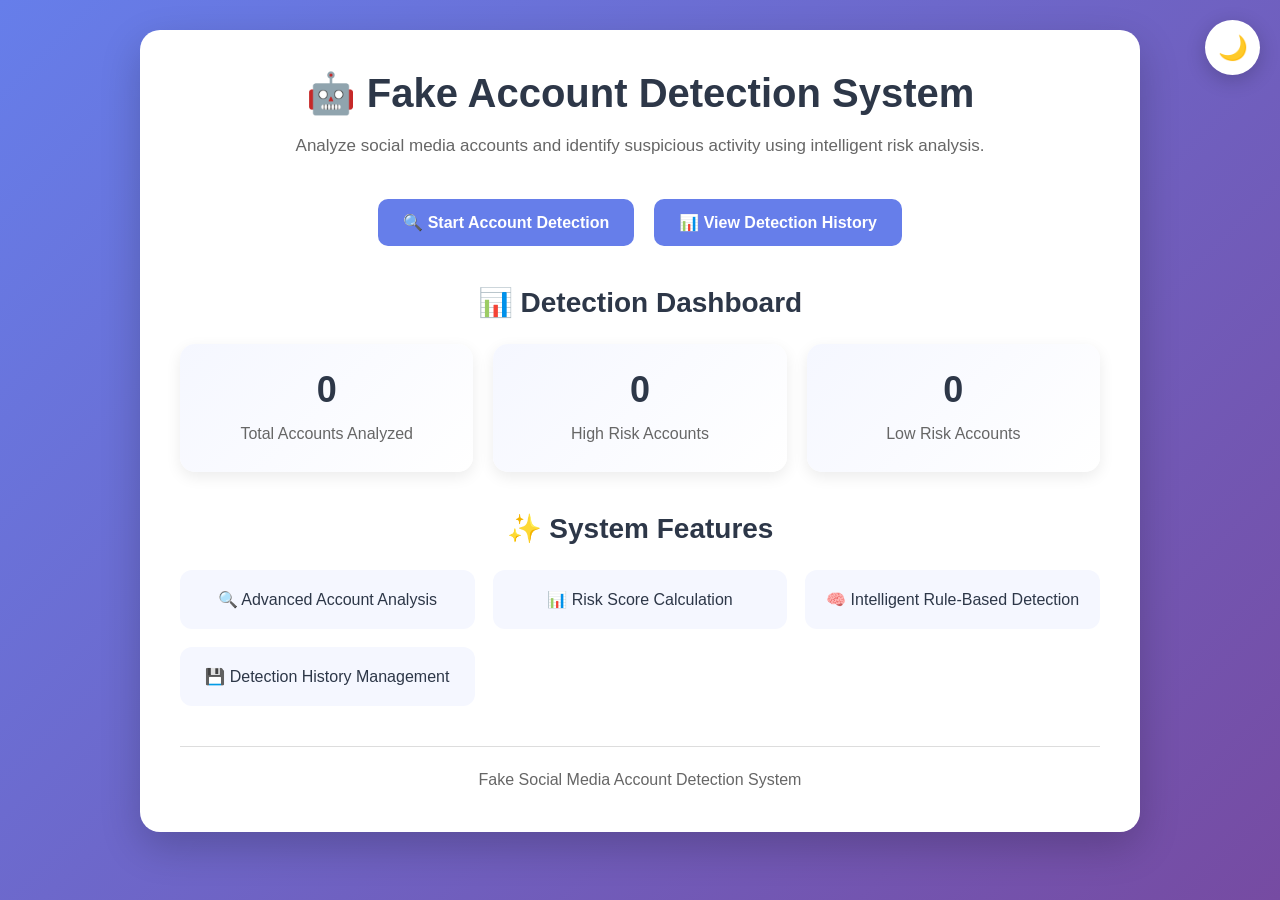
<file: FAD System/index.html>
<!DOCTYPE html>
<html lang="en">

<head>

    <meta charset="UTF-8">

    <meta name="viewport" content="width=device-width, initial-scale=1.0">

    <title>Fake Account Detection System</title>

    <link rel="stylesheet" href="style.css">

</head>


<body>

    <!-- THEME TOGGLE BUTTON -->

<button id="themeToggle" class="theme-toggle">

    🌙

</button>

    <div class="container home-container">


        <!-- PROJECT HEADER -->

        <div class="home-header">

            <h1>🤖 Fake Account Detection System</h1>

            <p>
                Analyze social media accounts and identify suspicious activity
                using intelligent risk analysis.
            </p>

        </div>


        <!-- MAIN ACTION BUTTONS -->

        <div class="home-buttons">

            <button id="startBtn">

                🔍 Start Account Detection

            </button>


            <button id="viewHistoryBtn">

                📊 View Detection History

            </button>

        </div>


        <!-- DASHBOARD STATISTICS -->

        <div class="dashboard-section">

            <h2>📊 Detection Dashboard</h2>


            <div class="dashboard-stats">


                <!-- TOTAL ACCOUNTS -->

                <div class="stat-card">

                    <h3 id="totalAccounts">

                        0

                    </h3>

                    <p>

                        Total Accounts Analyzed

                    </p>

                </div>


                <!-- HIGH RISK -->

                <div class="stat-card">

                    <h3 id="highRiskAccounts">

                        0

                    </h3>

                    <p>

                        High Risk Accounts

                    </p>

                </div>


                <!-- LOW RISK -->

                <div class="stat-card">

                    <h3 id="lowRiskAccounts">

                        0

                    </h3>

                    <p>

                        Low Risk Accounts

                    </p>

                </div>


            </div>

        </div>


        <!-- PROJECT FEATURES -->

        <div class="features-section">

            <h2>✨ System Features</h2>

            <div class="features-list">

                <div class="feature-item">

                    🔍 Advanced Account Analysis

                </div>

                <div class="feature-item">

                    📊 Risk Score Calculation

                </div>

                <div class="feature-item">

                    🧠 Intelligent Rule-Based Detection

                </div>

                <div class="feature-item">

                    💾 Detection History Management

                </div>

            </div>

        </div>


        <!-- FOOTER -->

        <div class="home-footer">

            <p>

                Fake Social Media Account Detection System

            </p>

        </div>


    </div>


    <script src="script.js"></script>

</body>

</html>
</file>
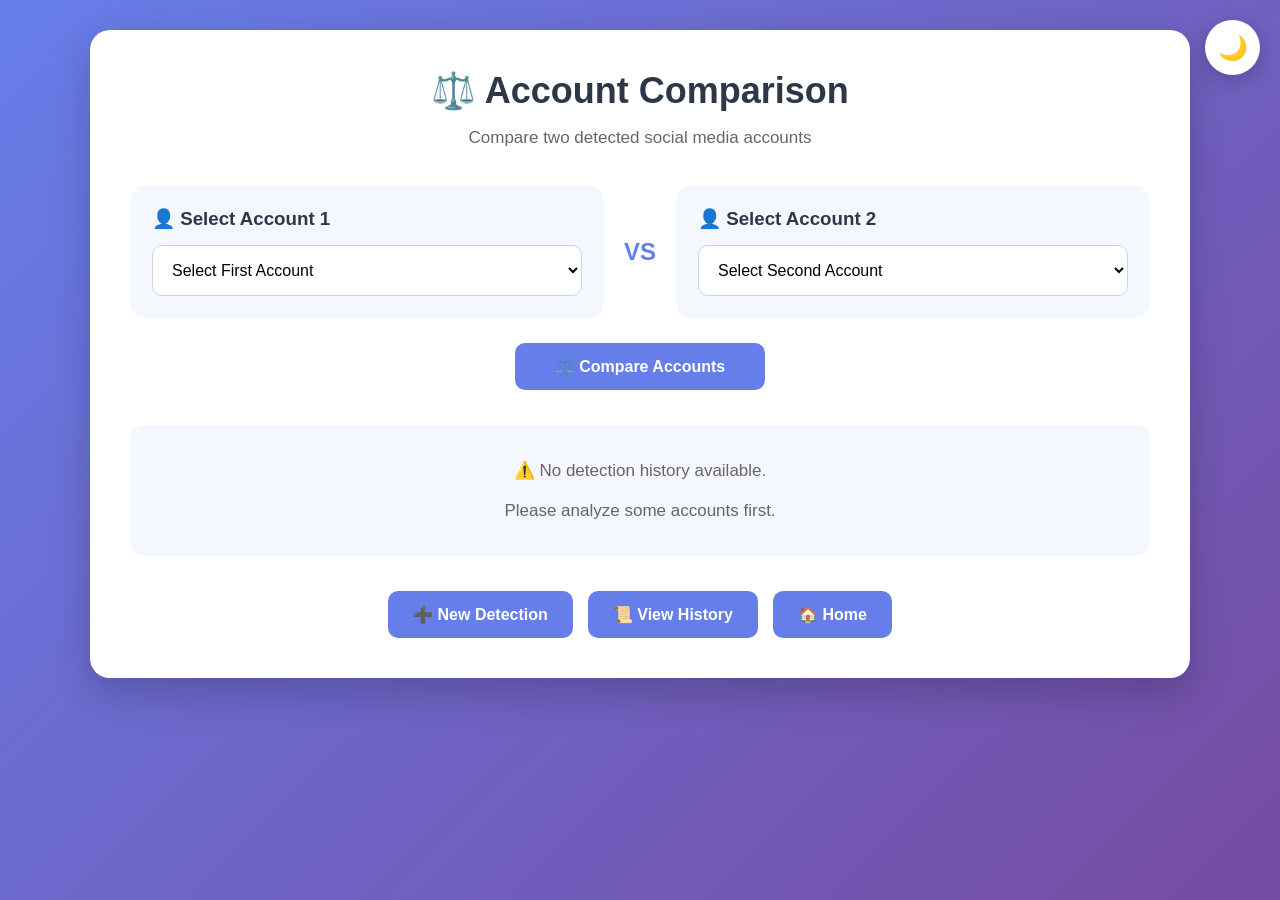
<file: FAD System/compare.html>
<!DOCTYPE html>
<html lang="en">

<head>

    <meta charset="UTF-8">

    <meta name="viewport" content="width=device-width, initial-scale=1.0">

    <title>Compare Accounts</title>

    <link rel="stylesheet" href="style.css">

</head>


<body>


    <!-- THEME TOGGLE -->

    <button id="themeToggle" class="theme-toggle">
        🌙
    </button>


    <div class="container compare-container">


        <!-- HEADER -->

        <div class="compare-header">

            <h1>
                ⚖️ Account Comparison
            </h1>

            <p>
                Compare two detected social media accounts
            </p>

        </div>


        <!-- ACCOUNT SELECTION -->

        <div class="compare-selection">


            <div class="select-account-card">

                <h3>
                    👤 Select Account 1
                </h3>

                <select id="compareAccount1">

                    <option value="">
                        Select First Account
                    </option>

                </select>

            </div>


            <div class="compare-vs">

                VS

            </div>


            <div class="select-account-card">

                <h3>
                    👤 Select Account 2
                </h3>

                <select id="compareAccount2">

                    <option value="">
                        Select Second Account
                    </option>

                </select>

            </div>


        </div>


        <!-- COMPARE BUTTON -->

        <div class="compare-button-container">

            <button id="compareBtn">

                ⚖️ Compare Accounts

            </button>

        </div>


        <!-- COMPARISON RESULT -->

        <div
            id="comparisonResult"
            class="comparison-result"
        >

            <div class="comparison-placeholder">

                🔍 Select two accounts and click Compare.

            </div>

        </div>


        <!-- NAVIGATION BUTTONS -->

        <div class="compare-navigation">

            <button id="compareNewDetectionBtn">

                ➕ New Detection

            </button>


            <button id="compareHistoryBtn">

                📜 View History

            </button>


            <button id="compareHomeBtn">

                🏠 Home

            </button>

        </div>


    </div>


    <script src="script.js"></script>

</body>

</html>
</file>
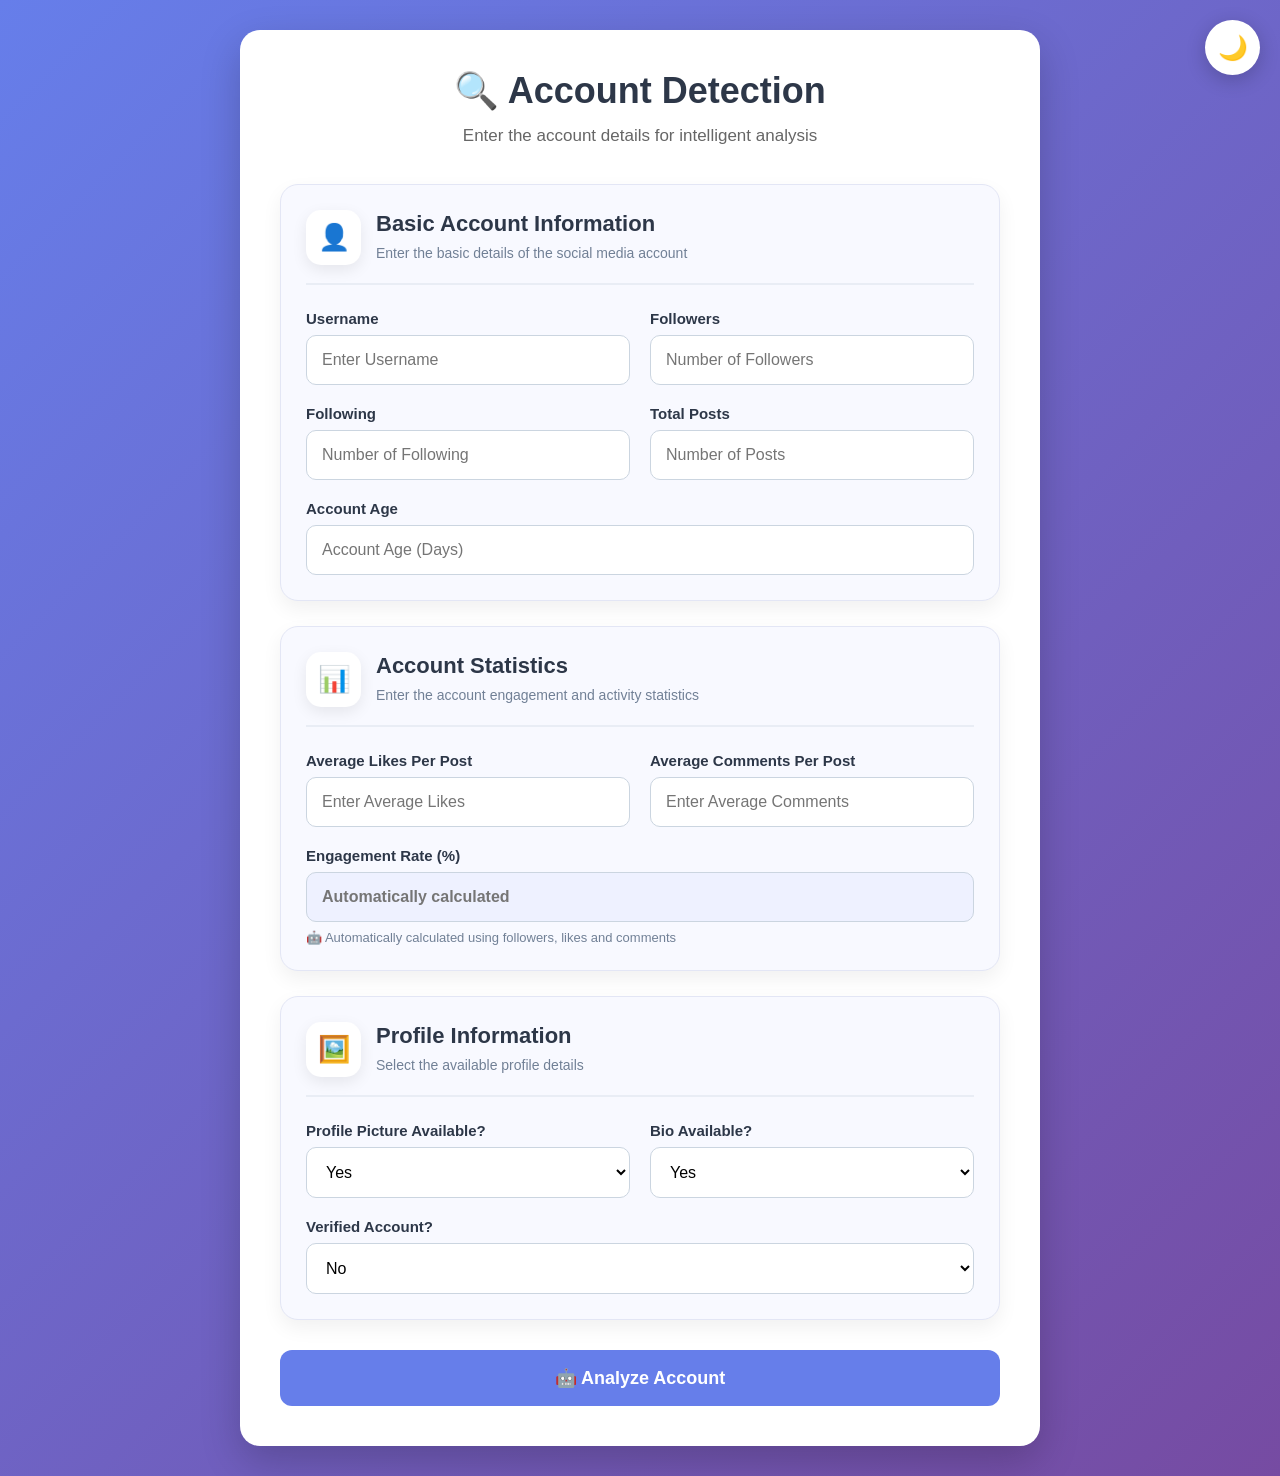
<file: FAD System/detect.html>
<!DOCTYPE html>
<html lang="en">

<head>

    <meta charset="UTF-8">

    <meta name="viewport" content="width=device-width, initial-scale=1.0">

    <title>Account Detection</title>

    <link rel="stylesheet" href="style.css">

</head>


<body class="detection-page">

    <!-- THEME TOGGLE BUTTON -->

<button id="themeToggle" class="theme-toggle">

    🌙

</button>

    <div class="container detection-container">


        <!-- ==========================================
             PAGE HEADER
        =========================================== -->

        <div class="detection-header">

            <h1>🔍 Account Detection</h1>

            <p>
                Enter the account details for intelligent analysis
            </p>

        </div>


        <!-- ==========================================
             DETECTION FORM
        =========================================== -->

        <form id="detectionForm">


            <!-- ==========================================
                 BASIC ACCOUNT INFORMATION
            =========================================== -->

            <div class="form-card">

                <div class="form-card-header">

                    <div class="section-icon">
                        👤
                    </div>

                    <div>

                        <h2>
                            Basic Account Information
                        </h2>

                        <p>
                            Enter the basic details of the social media account
                        </p>

                    </div>

                </div>


                <div class="form-grid">


                    <!-- USERNAME -->

                    <div class="input-group">

                        <label>
                            Username
                        </label>

                        <input
                            type="text"
                            id="username"
                            placeholder="Enter Username"
                            required
                        >

                    </div>


                    <!-- FOLLOWERS -->

                    <div class="input-group">

                        <label>
                            Followers
                        </label>

                        <input
                            type="number"
                            id="followers"
                            placeholder="Number of Followers"
                            min="0"
                            required
                        >

                    </div>


                    <!-- FOLLOWING -->

                    <div class="input-group">

                        <label>
                            Following
                        </label>

                        <input
                            type="number"
                            id="following"
                            placeholder="Number of Following"
                            min="0"
                            required
                        >

                    </div>


                    <!-- POSTS -->

                    <div class="input-group">

                        <label>
                            Total Posts
                        </label>

                        <input
                            type="number"
                            id="posts"
                            placeholder="Number of Posts"
                            min="0"
                            required
                        >

                    </div>


                    <!-- ACCOUNT AGE -->

                    <div class="input-group full-width">

                        <label>
                            Account Age
                        </label>

                        <input
                            type="number"
                            id="accountAge"
                            placeholder="Account Age (Days)"
                            min="0"
                            required
                        >

                    </div>


                </div>

            </div>


            <!-- ==========================================
                 ACCOUNT STATISTICS
            =========================================== -->

            <div class="form-card">

                <div class="form-card-header">

                    <div class="section-icon">
                        📊
                    </div>

                    <div>

                        <h2>
                            Account Statistics
                        </h2>

                        <p>
                            Enter the account engagement and activity statistics
                        </p>

                    </div>

                </div>


                <div class="form-grid">


                    <!-- AVERAGE LIKES -->

                    <div class="input-group">

                        <label>
                            Average Likes Per Post
                        </label>

                        <input
                            type="number"
                            id="averageLikes"
                            placeholder="Enter Average Likes"
                            min="0"
                            required
                        >

                    </div>


                    <!-- AVERAGE COMMENTS -->

                    <div class="input-group">

                        <label>
                            Average Comments Per Post
                        </label>

                        <input
                            type="number"
                            id="averageComments"
                            placeholder="Enter Average Comments"
                            min="0"
                            required
                        >

                    </div>


                    <!-- ENGAGEMENT -->

                    <div class="input-group full-width">

                        <label>
                            Engagement Rate (%)
                        </label>

                        <input
                            type="text"
                            id="engagement"
                            placeholder="Automatically calculated"
                            readonly
                        >

                        <small class="auto-calculate-text">
                            🤖 Automatically calculated using followers, likes and comments
                        </small>

                    </div>


                </div>

            </div>


            <!-- ==========================================
                 PROFILE INFORMATION
            =========================================== -->

            <div class="form-card">

                <div class="form-card-header">

                    <div class="section-icon">
                        🖼️
                    </div>

                    <div>

                        <h2>
                            Profile Information
                        </h2>

                        <p>
                            Select the available profile details
                        </p>

                    </div>

                </div>


                <div class="form-grid">


                    <!-- PROFILE PICTURE -->

                    <div class="input-group">

                        <label>
                            Profile Picture Available?
                        </label>

                        <select id="profilePicture">

                            <option value="yes">
                                Yes
                            </option>

                            <option value="no">
                                No
                            </option>

                        </select>

                    </div>


                    <!-- BIO -->

                    <div class="input-group">

                        <label>
                            Bio Available?
                        </label>

                        <select id="bio">

                            <option value="yes">
                                Yes
                            </option>

                            <option value="no">
                                No
                            </option>

                        </select>

                    </div>


                    <!-- VERIFIED -->

                    <div class="input-group full-width">

                        <label>
                            Verified Account?
                        </label>

                        <select id="verified">

                            <option value="no">
                                No
                            </option>

                            <option value="yes">
                                Yes
                            </option>

                        </select>

                    </div>


                </div>

            </div>


            <!-- ==========================================
                 ANALYZE BUTTON
            =========================================== -->

            <button
                type="submit"
                class="analyze-btn"
            >

                🤖 Analyze Account

            </button>


        </form>

    </div>


    <script src="script.js"></script>

</body>

</html>
</file>
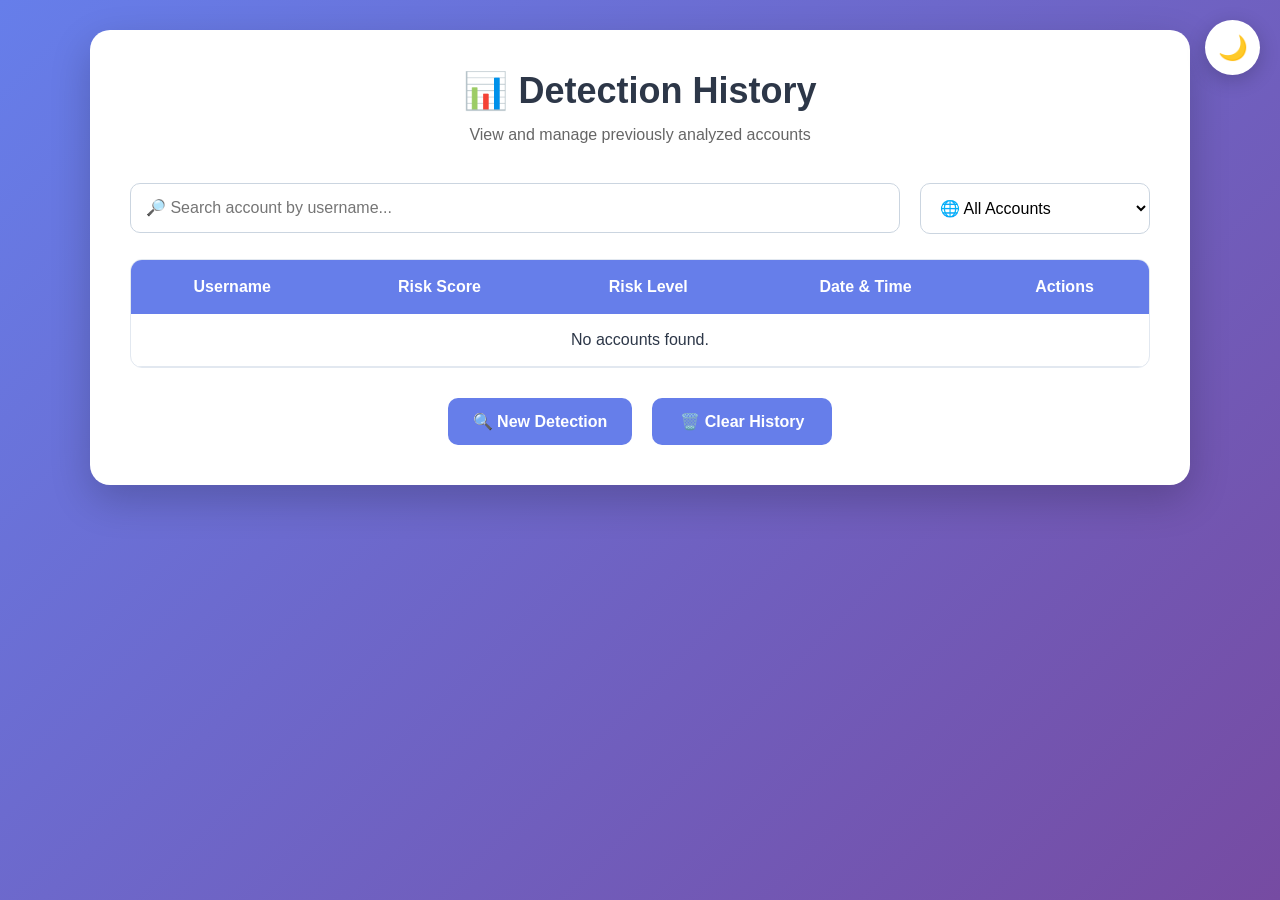
<file: FAD System/history.html>
<!DOCTYPE html>
<html lang="en">

<head>

    <meta charset="UTF-8">

    <meta name="viewport" content="width=device-width, initial-scale=1.0">

    <title>Detection History</title>

    <link rel="stylesheet" href="style.css">

</head>


<body>

    <!-- THEME TOGGLE BUTTON -->

<button id="themeToggle" class="theme-toggle">

    🌙

</button>

    <div class="container history-container">


        <!-- HEADER -->

        <div class="history-header">

            <h1>📊 Detection History</h1>

            <p>
                View and manage previously analyzed accounts
            </p>

        </div>


        <!-- SEARCH AND FILTER SECTION -->

        <div class="history-controls">


            <!-- SEARCH -->

            <input
                type="text"
                id="searchUsername"
                placeholder="🔎 Search account by username..."
            >


            <!-- FILTER -->

            <select id="riskFilter">

                <option value="all">

                    🌐 All Accounts

                </option>

                <option value="high">

                    🔴 High Risk

                </option>

                <option value="medium">

                    🟡 Medium Risk

                </option>

                <option value="low">

                    🟢 Low Risk

                </option>

            </select>


        </div>


        <!-- HISTORY TABLE -->

        <div class="table-container">

            <table>

                <thead>

                    <tr>

                        <tr>

                            <th>Username</th>

                            <th>Risk Score</th>

                            <th>Risk Level</th>

                            <th>Date & Time</th>

                            <th>Actions</th>

                        </tr>

                    </tr>

                </thead>


                <tbody id="historyTableBody">

                    <!-- JavaScript Data -->

                </tbody>

            </table>

        </div>


        <!-- BUTTONS -->

        <div class="history-buttons">

            <button id="newDetectionBtn">

                🔍 New Detection

            </button>


            <button id="clearHistoryBtn">

                🗑️ Clear History

            </button>

        </div>


    </div>


    <script src="script.js"></script>

</body>

</html>
</file>
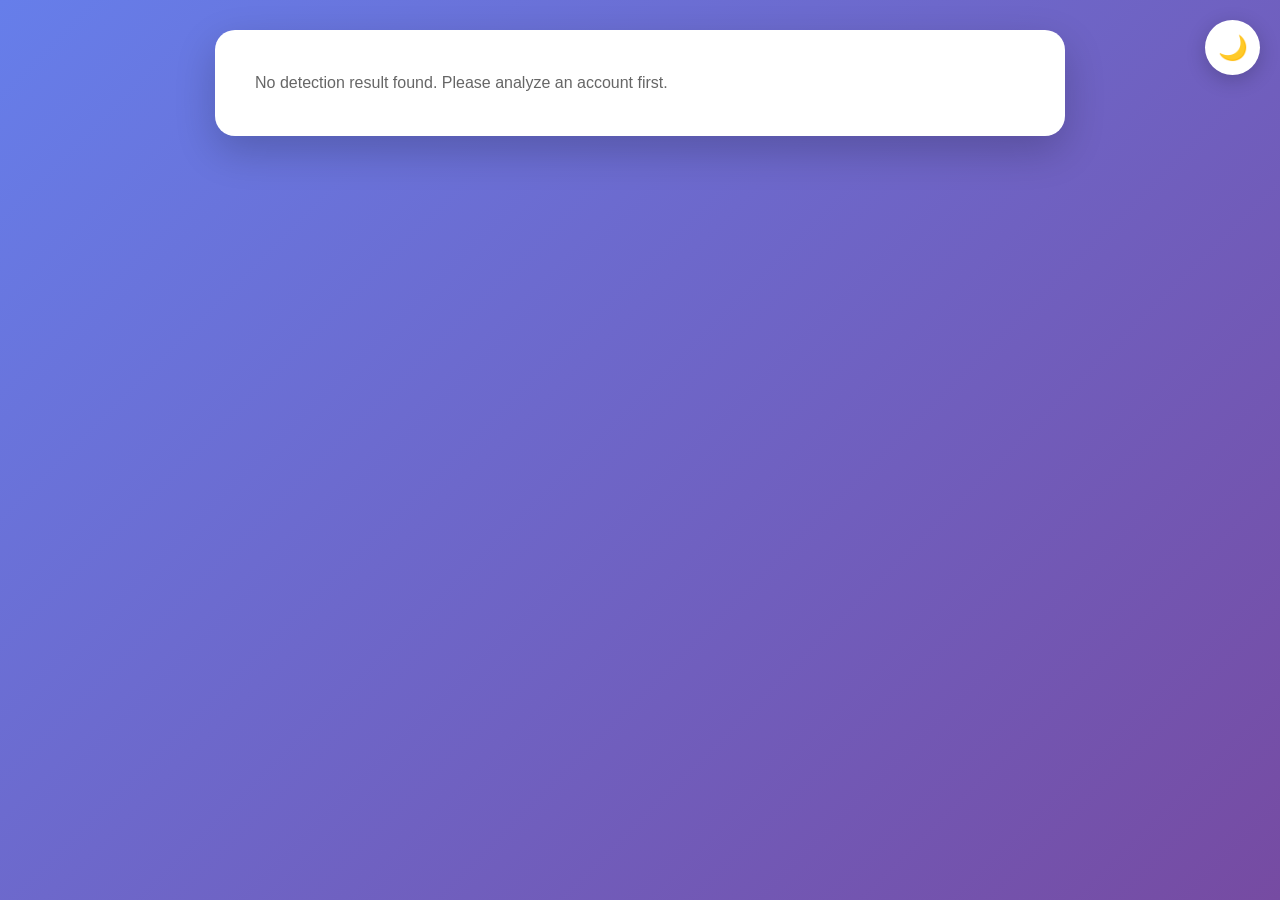
<file: FAD System/result.html>
<!DOCTYPE html>
<html lang="en">

<head>

    <meta charset="UTF-8">

    <meta name="viewport" content="width=device-width, initial-scale=1.0">

    <title>Account Analysis Report</title>

    <link rel="stylesheet" href="style.css">

</head>


<body>

    <!-- THEME TOGGLE BUTTON -->

<button id="themeToggle" class="theme-toggle">

    🌙

</button>

    <div id="resultContainer" class="container result-container">


        <!-- ==========================================
             RESULT HEADER
        =========================================== -->

        <div class="result-header">

            <h1>🤖 Account Analysis Report</h1>

            <p>
                Fake Social Media Account Detection System
            </p>

        </div>


        <!-- ==========================================
             RESULT STATUS
        =========================================== -->

        <div class="result-card">

            <h2 id="resultTitle">
                Account Analysis Result
            </h2>

            <p id="usernameResult">
                Username: Not Available
            </p>

        </div>


        <!-- ==========================================
             RISK SCORE
        =========================================== -->

        <div class="score-card">

            <h3>⚠️ Risk Score</h3>

            <div class="score-number">

                <span id="scoreValue">0</span>%

            </div>


            <!-- Progress Bar -->

            <div class="progress-container">

                <div
                    id="progressBar"
                    class="progress-bar"
                ></div>

            </div>

        </div>


        <!-- ==========================================
             RISK LEVEL
        =========================================== -->

        <div class="risk-card">

            <h3>🚨 Risk Level</h3>

            <p id="riskLevel">
                Not Available
            </p>

        </div>


        <!-- ==========================================
             BASIC ACCOUNT INFORMATION
        =========================================== -->

        <div class="details-section">

            <h2 class="details-title">
                👤 Basic Account Information
            </h2>


            <div class="details-grid">


                <div class="detail-card">

                    <span class="detail-icon">
                        👤
                    </span>

                    <div>

                        <p class="detail-label">
                            Username
                        </p>

                        <h3 id="detailUsername">
                            -
                        </h3>

                    </div>

                </div>


                <div class="detail-card">

                    <span class="detail-icon">
                        👥
                    </span>

                    <div>

                        <p class="detail-label">
                            Followers
                        </p>

                        <h3 id="detailFollowers">
                            -
                        </h3>

                    </div>

                </div>


                <div class="detail-card">

                    <span class="detail-icon">
                        ➕
                    </span>

                    <div>

                        <p class="detail-label">
                            Following
                        </p>

                        <h3 id="detailFollowing">
                            -
                        </h3>

                    </div>

                </div>


                <div class="detail-card">

                    <span class="detail-icon">
                        📝
                    </span>

                    <div>

                        <p class="detail-label">
                            Total Posts
                        </p>

                        <h3 id="detailPosts">
                            -
                        </h3>

                    </div>

                </div>


                <div class="detail-card">

                    <span class="detail-icon">
                        📅
                    </span>

                    <div>

                        <p class="detail-label">
                            Account Age
                        </p>

                        <h3 id="detailAccountAge">
                            -
                        </h3>

                    </div>

                </div>


            </div>

        </div>


        <!-- ==========================================
             ACCOUNT STATISTICS
        =========================================== -->

        <div class="details-section">

            <h2 class="details-title">
                📊 Account Statistics
            </h2>


            <div class="details-grid">


                <div class="detail-card">

                    <span class="detail-icon">
                        ❤️
                    </span>

                    <div>

                        <p class="detail-label">
                            Average Likes
                        </p>

                        <h3 id="detailLikes">
                            -
                        </h3>

                    </div>

                </div>


                <div class="detail-card">

                    <span class="detail-icon">
                        💬
                    </span>

                    <div>

                        <p class="detail-label">
                            Average Comments
                        </p>

                        <h3 id="detailComments">
                            -
                        </h3>

                    </div>

                </div>


                <div class="detail-card">

                    <span class="detail-icon">
                        📈
                    </span>

                    <div>

                        <p class="detail-label">
                            Engagement Rate
                        </p>

                        <h3 id="detailEngagement">
                            -
                        </h3>

                    </div>

                </div>


            </div>

        </div>


        <!-- ==========================================
             PROFILE INFORMATION
        =========================================== -->

        <div class="details-section">

            <h2 class="details-title">
                🖼️ Profile Information
            </h2>


            <div class="details-grid">


                <div class="detail-card">

                    <span class="detail-icon">
                        🖼️
                    </span>

                    <div>

                        <p class="detail-label">
                            Profile Picture
                        </p>

                        <h3 id="detailProfilePicture">
                            -
                        </h3>

                    </div>

                </div>


                <div class="detail-card">

                    <span class="detail-icon">
                        📝
                    </span>

                    <div>

                        <p class="detail-label">
                            Bio Available
                        </p>

                        <h3 id="detailBio">
                            -
                        </h3>

                    </div>

                </div>


                <div class="detail-card">

                    <span class="detail-icon">
                        ✔️
                    </span>

                    <div>

                        <p class="detail-label">
                            Verified Account
                        </p>

                        <h3 id="detailVerified">
                            -
                        </h3>

                    </div>

                </div>


            </div>

        </div>

        <!-- ==========================================
     ADVANCED ACCOUNT ANALYSIS
========================================== -->

<div class="advanced-analysis-section">

    <h2 class="details-title">
        🤖 Advanced AI Analysis
    </h2>


    <div class="analysis-grid">


        <div class="analysis-card">

            <span class="analysis-icon">
                🎯
            </span>

            <p>Fake Probability</p>

            <h3 id="fakeProbability">
                0%
            </h3>

        </div>


        <div class="analysis-card">

            <span class="analysis-icon">
                🛡️
            </span>

            <p>Trust Score</p>

            <h3 id="trustScore">
                0%
            </h3>

        </div>


        <div class="analysis-card">

            <span class="analysis-icon">
                ❤️
            </span>

            <p>Account Health</p>

            <h3 id="accountHealth">
                -
            </h3>

        </div>


        <div class="analysis-card">

            <span class="analysis-icon">
                ⚡
            </span>

            <p>Detection Confidence</p>

            <h3 id="detectionConfidence">
                -
            </h3>

        </div>


    </div>


    <div class="ai-summary-card">

        <h3>
            🧠 AI Analysis Summary
        </h3>

        <p id="aiSummary">

            Account analysis will appear here.

        </p>

    </div>


</div>


        <!-- ==========================================
             ANALYSIS REASONS
        =========================================== -->

        <div class="reasons-card">

            <h3>
                🔍 Analysis Reasons
            </h3>

            <ul id="reasonsList"></ul>

        </div>


        <!-- ==========================================
             ACTION BUTTON
        =========================================== -->

        <div class="result-button-container">

            <button id="checkAgainBtn">

                🔄 Check Another Account

            </button>

            <button id="downloadReportBtn">

                 📄 Download Detection Report

            </button>

        </div>


    </div>


    <script src="script.js"></script>

</body>

</html>
</file>
<file: FAD System/style.css>
/* ==========================================
   FAKE ACCOUNT DETECTION SYSTEM
   COMPLETE PROFESSIONAL STYLE SHEET
========================================== */


/* ==========================================
   1. GLOBAL RESET
========================================== */

* {
    margin: 0;
    padding: 0;
    box-sizing: border-box;
}


/* ==========================================
   2. BODY
========================================== */

body {

    font-family: Arial, sans-serif;

    min-height: 100vh;

    background: linear-gradient(
        135deg,
        #667eea,
        #764ba2
    );

    color: #2d3748;

    padding: 30px 20px;

}


/* ==========================================
   3. MAIN CONTAINER
========================================== */

.container {

    width: 100%;

    max-width: 1000px;

    margin: 0 auto;

    background: #ffffff;

    border-radius: 20px;

    padding: 40px;

    box-shadow:
        0 15px 40px
        rgba(0, 0, 0, 0.20);

}


/* ==========================================
   4. HEADINGS
========================================== */

h1,
h2,
h3 {

    color: #2d3748;

}


p {

    color: #666;

    line-height: 1.6;

}


/* ==========================================
   5. BUTTONS
========================================== */

button {

    border: none;

    outline: none;

    padding: 14px 25px;

    font-size: 16px;

    font-weight: bold;

    border-radius: 10px;

    cursor: pointer;

    background: #667eea;

    color: white;

    transition: all 0.3s ease;

}


button:hover {

    transform: translateY(-3px);

    background: #5568d8;

    box-shadow:
        0 8px 18px
        rgba(102, 126, 234, 0.35);

}


/* ==========================================
   HOME PAGE
========================================== */

.home-container {

    max-width: 1000px;

    text-align: center;

}


/* HOME HEADER */

.home-header {

    margin-bottom: 40px;

}


.home-header h1 {

    font-size: 40px;

    margin-bottom: 15px;

}


.home-header p {

    max-width: 750px;

    margin: 0 auto;

    font-size: 17px;

}


/* HOME BUTTONS */

.home-buttons {

    display: flex;

    justify-content: center;

    align-items: center;

    gap: 20px;

    flex-wrap: wrap;

    margin-bottom: 40px;

}


.home-buttons button {

    min-width: 230px;

}


/* ==========================================
   DASHBOARD
========================================== */

.dashboard-section {

    margin-top: 30px;

    margin-bottom: 40px;

}


.dashboard-section h2 {

    text-align: center;

    font-size: 28px;

    margin-bottom: 25px;

}


.dashboard-stats {

    display: grid;

    grid-template-columns:
        repeat(auto-fit, minmax(200px, 1fr));

    gap: 20px;

}


/* STAT CARD */

.stat-card {

    background:
        linear-gradient(
            135deg,
            #f5f7ff,
            #ffffff
        );

    padding: 25px;

    border-radius: 15px;

    box-shadow:
        0 5px 15px
        rgba(0, 0, 0, 0.08);

    transition: 0.3s;

}


.stat-card:hover {

    transform: translateY(-5px);

}


.stat-card h3 {

    font-size: 36px;

    margin-bottom: 10px;

}


.stat-card p {

    font-size: 16px;

}


/* ==========================================
   FEATURES SECTION
========================================== */

.features-section {

    margin-top: 40px;

}


.features-section h2 {

    text-align: center;

    font-size: 28px;

    margin-bottom: 25px;

}


.features-list {

    display: grid;

    grid-template-columns:
        repeat(auto-fit, minmax(250px, 1fr));

    gap: 18px;

}


.feature-item {

    background: #f5f7ff;

    padding: 20px;

    border-radius: 12px;

    font-size: 16px;

    transition: 0.3s;

}


.feature-item:hover {

    transform: translateY(-4px);

    box-shadow:
        0 8px 20px
        rgba(0, 0, 0, 0.10);

}


/* ==========================================
   HOME FOOTER
========================================== */

.home-footer {

    margin-top: 40px;

    padding-top: 20px;

    border-top: 1px solid #ddd;

}


/* ==========================================
   DETECTION PAGE
========================================== */

.detection-container {

    max-width: 800px;

}


.detection-header {

    text-align: center;

    margin-bottom: 35px;

}


.detection-header h1 {

    font-size: 36px;

    margin-bottom: 10px;

}


.detection-header p {

    font-size: 17px;

}


/* ==========================================
   FORM SECTION
========================================== */

.form-section-title {

    font-size: 21px;

    margin-top: 30px;

    margin-bottom: 20px;

    padding-bottom: 10px;

    border-bottom:
        2px solid #e2e8f0;

    text-align: center;

}


/* ==========================================
   INPUT FIELDS
========================================== */

input,
select {

    width: 100%;

    padding: 15px;

    margin-bottom: 18px;

    border:
        1px solid #cbd5e0;

    border-radius: 10px;

    font-size: 16px;

    outline: none;

    background: #ffffff;

    transition: 0.3s;

}


input:focus,
select:focus {

    border-color: #667eea;

    box-shadow:
        0 0 0 3px
        rgba(102, 126, 234, 0.15);

}


/* ==========================================
   PROFILE OPTIONS
========================================== */

.option-label {

    display: block;

    font-weight: bold;

    margin-bottom: 8px;

    margin-top: 10px;

}


/* ==========================================
   DETECTION BUTTON
========================================== */

form button {

    width: 100%;

    margin-top: 15px;

}


/* ==========================================
   RESULT PAGE
========================================== */

.result-container {

    max-width: 850px;

}


.result-header {

    text-align: center;

    margin-bottom: 35px;

}


.result-header h1 {

    font-size: 36px;

    margin-bottom: 10px;

}


/* ==========================================
   RESULT STATUS CARD
========================================== */

.result-card {

    background: #f5f7ff;

    padding: 25px;

    border-radius: 15px;

    text-align: center;

    margin-bottom: 20px;

    box-shadow:
        0 5px 15px
        rgba(0, 0, 0, 0.06);

}


.result-card h2 {

    margin-bottom: 12px;

}


/* ==========================================
   SCORE CARD
========================================== */

.score-card {

    background: #f5f7ff;

    padding: 25px;

    border-radius: 15px;

    text-align: center;

    margin-bottom: 20px;

}


.score-card h3 {

    margin-bottom: 10px;

}


/* SCORE NUMBER */

.score-number {

    font-size: 45px;

    font-weight: bold;

    margin: 15px;

}


/* ==========================================
   PROGRESS BAR
========================================== */

.progress-container {

    width: 100%;

    height: 22px;

    background: #dfe3ee;

    border-radius: 20px;

    overflow: hidden;

}


.progress-bar {

    width: 0%;

    height: 100%;

    background:
        linear-gradient(
            90deg,
            #667eea,
            #764ba2
        );

    border-radius: 20px;

    transition: width 1s ease;

}


/* ==========================================
   RISK LEVEL CARD
========================================== */

.risk-card {

    background: #f5f7ff;

    padding: 25px;

    border-radius: 15px;

    text-align: center;

    margin-bottom: 20px;

}


.risk-card p {

    font-size: 22px;

    font-weight: bold;

}


/* ==========================================
   ANALYSIS REASONS
========================================== */

.reasons-card {

    background: #f5f7ff;

    padding: 25px;

    border-radius: 15px;

    margin-bottom: 25px;

}


.reasons-card h3 {

    text-align: center;

    margin-bottom: 20px;

}


.reasons-card ul {

    padding-left: 25px;

}


.reasons-card li {

    margin-bottom: 14px;

    font-size: 16px;

    line-height: 1.6;

}


/* ==========================================
   CHECK AGAIN BUTTON
========================================== */

#checkAgainBtn {

    display: block;

    margin: 25px auto 0;

}


/* ==========================================
   HISTORY PAGE
========================================== */

.history-container {

    max-width: 1100px;

}


/* HISTORY HEADER */

.history-header {

    text-align: center;

    margin-bottom: 35px;

}


.history-header h1 {

    font-size: 36px;

    margin-bottom: 10px;

}


/* ==========================================
   HISTORY SEARCH & FILTER
========================================== */

.history-controls {

    display: flex;

    gap: 20px;

    align-items: center;

    margin-bottom: 25px;

}


.history-controls input {

    flex: 1;

    margin-bottom: 0;

}


.history-controls select {

    width: 230px;

    margin-bottom: 0;

}


/* ==========================================
   TABLE CONTAINER
========================================== */

.table-container {

    width: 100%;

    max-height: 500px;

    overflow-x: auto;

    overflow-y: auto;

    margin-bottom: 30px;

    border-radius: 12px;

    border:
        1px solid #e2e8f0;

}


/* ==========================================
   HISTORY TABLE
========================================== */

.table-container table {

    width: 100%;

    min-width: 750px;

    border-collapse: collapse;

}


.table-container th {

    padding: 18px;

    background: #667eea;

    color: white;

    font-size: 16px;

    text-align: center;

    position: sticky;

    top: 0;

}


.table-container td {

    padding: 17px;

    text-align: center;

    border-bottom:
        1px solid #e2e8f0;

}


.table-container tbody tr {

    transition: 0.3s;

}


.table-container tbody tr:hover {

    background: #f5f7ff;

}


/* ==========================================
   HISTORY ACTION BUTTONS
========================================== */

.action-buttons {

    display: flex;

    justify-content: center;

    align-items: center;

    gap: 10px;

}


.view-btn,
.delete-btn {

    padding: 9px 14px;

    font-size: 14px;

    border-radius: 8px;

}


.view-btn {

    background: #667eea;

}


.delete-btn {

    background: #e74c3c;

}


.delete-btn:hover {

    background: #c0392b;

}


/* ==========================================
   HISTORY PAGE BUTTONS
========================================== */

.history-buttons {

    display: flex;

    justify-content: center;

    gap: 20px;

    flex-wrap: wrap;

}


.history-buttons button {

    min-width: 180px;

}


/* ==========================================
   MOBILE RESPONSIVE
========================================== */

@media (max-width: 700px) {

    body {

        padding: 15px;

    }


    .container {

        padding: 25px 18px;

        border-radius: 15px;

    }


    /* HOME */

    .home-header h1 {

        font-size: 29px;

    }


    .home-buttons {

        flex-direction: column;

    }


    .home-buttons button {

        width: 100%;

    }


    /* DETECTION */

    .detection-header h1 {

        font-size: 28px;

    }


    /* RESULT */

    .result-header h1 {

        font-size: 28px;

    }


    .score-number {

        font-size: 38px;

    }


    /* HISTORY */

    .history-header h1 {

        font-size: 28px;

    }


    .history-controls {

        flex-direction: column;

        align-items: stretch;

    }


    .history-controls select {

        width: 100%;

    }


    .history-buttons {

        flex-direction: column;

    }


    .history-buttons button {

        width: 100%;

    }


    .action-buttons {

        flex-direction: column;

    }


}


/* ==========================================
   SMALL MOBILE
========================================== */

@media (max-width: 400px) {

    .container {

        padding: 20px 14px;

    }


    .home-header h1 {

        font-size: 25px;

    }


    button {

        font-size: 15px;

        padding: 13px 18px;

    }


    input,
    select {

        font-size: 15px;

    }

}

/* ==========================================
   PROFESSIONAL FORM CARDS
========================================== */

.form-card {

    background: linear-gradient(
        135deg,
        #f8f9ff,
        #ffffff
    );

    border: 1px solid #e2e8f0;

    border-radius: 18px;

    padding: 25px;

    margin-bottom: 30px;

    box-shadow:
        0 8px 20px
        rgba(0, 0, 0, 0.06);

}


/* CARD HEADER */

.form-card-header {

    display: flex;

    align-items: center;

    gap: 15px;

    margin-bottom: 25px;

    padding-bottom: 18px;

    border-bottom:
        2px solid #e9edf5;

}


.section-icon {

    width: 55px;

    height: 55px;

    display: flex;

    justify-content: center;

    align-items: center;

    font-size: 28px;

    border-radius: 15px;

    background:
        linear-gradient(
            135deg,
            #667eea,
            #764ba2
        );

}


/* HEADER TEXT */

.form-card-header h2 {

    font-size: 22px;

    margin-bottom: 5px;

}


.form-card-header p {

    font-size: 14px;

}


/* ==========================================
   FORM GRID
========================================== */

.form-grid {

    display: grid;

    grid-template-columns:
        repeat(2, 1fr);

    gap: 18px;

}


/* INPUT GROUP */

.input-group {

    display: flex;

    flex-direction: column;

}


.input-group label {

    font-size: 15px;

    font-weight: bold;

    margin-bottom: 8px;

    color: #374151;

}


.input-group input {

    margin-bottom: 0;

}


/* FULL WIDTH */

.full-width {

    grid-column: span 2;

}


/* INPUT HOVER */

.input-group input:hover {

    border-color: #667eea;

}


/* ==========================================
   MOBILE RESPONSIVE
========================================== */

@media (max-width: 650px) {

    .form-grid {

        grid-template-columns: 1fr;

    }


    .full-width {

        grid-column: span 1;

    }


    .form-card {

        padding: 20px;

    }


    .form-card-header {

        align-items: flex-start;

    }


    .section-icon {

        width: 48px;

        height: 48px;

        font-size: 23px;

    }

}

/* ==========================================
   PROFESSIONAL RESULT DETAILS CARDS
========================================== */


/* MAIN DETAILS SECTION */

.details-section {

    margin-top: 30px;

    margin-bottom: 30px;

    padding: 28px;

    background: linear-gradient(
        135deg,
        #f8f9ff,
        #ffffff
    );

    border-radius: 20px;

    border: 1px solid #e4e7f2;

    box-shadow:
        0 8px 25px
        rgba(0, 0, 0, 0.06);

}


/* SECTION TITLE */

.details-title {

    display: flex;

    align-items: center;

    justify-content: center;

    gap: 10px;

    font-size: 24px;

    margin-bottom: 25px;

    padding-bottom: 15px;

    color: #2d3748;

    border-bottom: 2px solid #e2e8f0;

}


/* GRID FOR INFORMATION */

.details-grid {

    display: grid;

    grid-template-columns:
        repeat(auto-fit, minmax(220px, 1fr));

    gap: 18px;

}


/* ==========================================
   INDIVIDUAL INFORMATION CARD
========================================== */

.detail-card {

    display: flex;

    align-items: center;

    gap: 15px;

    padding: 20px;

    background: #ffffff;

    border-radius: 15px;

    border: 1px solid #e6e9f0;

    box-shadow:
        0 5px 15px
        rgba(0, 0, 0, 0.05);

    transition: all 0.3s ease;

    position: relative;

    overflow: hidden;

}


/* TOP COLOR LINE */

.detail-card::before {

    content: "";

    position: absolute;

    top: 0;

    left: 0;

    width: 100%;

    height: 4px;

    background: linear-gradient(
        90deg,
        #667eea,
        #764ba2
    );

}


/* CARD HOVER EFFECT */

.detail-card:hover {

    transform: translateY(-6px);

    box-shadow:
        0 12px 25px
        rgba(102, 126, 234, 0.18);

}


/* ==========================================
   ICON DESIGN
========================================== */

.detail-icon {

    min-width: 55px;

    width: 55px;

    height: 55px;

    display: flex;

    align-items: center;

    justify-content: center;

    font-size: 25px;

    border-radius: 15px;

    background: linear-gradient(
        135deg,
        #667eea,
        #764ba2
    );

    box-shadow:
        0 6px 15px
        rgba(102, 126, 234, 0.25);

}


/* ==========================================
   LABEL
========================================== */

.detail-label {

    font-size: 14px;

    font-weight: 600;

    color: #718096;

    margin-bottom: 5px;

}


/* ==========================================
   VALUE
========================================== */

.detail-card h3 {

    font-size: 22px;

    color: #2d3748;

    margin: 0;

    word-break: break-word;

}


/* ==========================================
   SPECIAL COLORS FOR DIFFERENT SECTIONS
========================================== */


/* BASIC INFORMATION CARDS */

.details-section:nth-of-type(4) .detail-card {

    border-left: 4px solid #667eea;

}


/* ACCOUNT STATISTICS CARDS */

.details-section:nth-of-type(5) .detail-card {

    border-left: 4px solid #764ba2;

}


/* PROFILE INFORMATION CARDS */

.details-section:nth-of-type(6) .detail-card {

    border-left: 4px solid #667eea;

}


/* ==========================================
   RESULT BUTTON CONTAINER
========================================== */

.result-button-container {

    display: flex;

    justify-content: center;

    align-items: center;

    margin-top: 30px;

}


.result-button-container button {

    min-width: 240px;

}


/* ==========================================
   MOBILE RESPONSIVE
========================================== */

@media (max-width: 650px) {

    .details-section {

        padding: 20px;

    }


    .details-title {

        font-size: 20px;

        text-align: center;

    }


    .details-grid {

        grid-template-columns: 1fr;

    }


    .detail-card {

        padding: 18px;

    }


    .detail-icon {

        min-width: 48px;

        width: 48px;

        height: 48px;

        font-size: 22px;

    }


    .detail-card h3 {

        font-size: 19px;

    }

}

/* ==========================================
   PROFESSIONAL ANALYTIC DASHBOARD
========================================== */


/* ANALYTIC MAIN CONTAINER */

.analytic-container {

    max-width: 1000px;

}


/* ==========================================
   ANALYTIC HEADER
========================================== */

.analytic-header {

    text-align: center;

    margin-bottom: 35px;

}


.analytic-header h1 {

    font-size: 36px;

    color: #2d3748;

    margin-bottom: 12px;

}


.analytic-header p {

    font-size: 17px;

    color: #718096;

}


/* ==========================================
   ANALYTIC STATISTICS GRID
========================================== */

.analytic-stats {

    display: grid;

    grid-template-columns:
        repeat(auto-fit, minmax(200px, 1fr));

    gap: 20px;

    margin-bottom: 30px;

}


/* ==========================================
   ANALYTIC CARDS
========================================== */

.analytic-card {

    background: #ffffff;

    border-radius: 18px;

    padding: 25px 20px;

    text-align: center;

    border: 1px solid #e6e9f0;

    box-shadow:
        0 6px 18px
        rgba(0, 0, 0, 0.07);

    position: relative;

    overflow: hidden;

    transition: all 0.3s ease;

}


/* TOP GRADIENT LINE */

.analytic-card::before {

    content: "";

    position: absolute;

    top: 0;

    left: 0;

    width: 100%;

    height: 5px;

    background: linear-gradient(
        90deg,
        #667eea,
        #764ba2
    );

}


/* HOVER EFFECT */

.analytic-card:hover {

    transform: translateY(-7px);

    box-shadow:
        0 15px 30px
        rgba(102, 126, 234, 0.18);

}


/* ==========================================
   ANALYTIC ICON
========================================== */

.analytic-icon {

    width: 60px;

    height: 60px;

    margin: 0 auto 15px;

    display: flex;

    align-items: center;

    justify-content: center;

    font-size: 28px;

    border-radius: 18px;

    background: linear-gradient(
        135deg,
        #667eea,
        #764ba2
    );

}


/* ==========================================
   ANALYTIC NUMBER
========================================== */

.analytic-card h2 {

    font-size: 38px;

    color: #2d3748;

    margin-bottom: 10px;

}


/* ==========================================
   ANALYTIC LABEL
========================================== */

.analytic-card p {

    font-size: 15px;

    color: #718096;

    font-weight: 600;

}


/* ==========================================
   ANALYTIC SECTIONS
========================================== */

.analytic-section {

    margin-bottom: 30px;

    padding: 28px;

    background: linear-gradient(
        135deg,
        #f8f9ff,
        #ffffff
    );

    border-radius: 20px;

    border: 1px solid #e4e7f2;

    box-shadow:
        0 8px 25px
        rgba(0, 0, 0, 0.06);

}


/* SECTION TITLE */

.analytic-section h2 {

    text-align: center;

    font-size: 24px;

    color: #2d3748;

    padding-bottom: 15px;

    margin-bottom: 25px;

    border-bottom: 2px solid #e2e8f0;

}


/* ==========================================
   RISK DISTRIBUTION
========================================== */

.distribution-container {

    display: flex;

    flex-direction: column;

    gap: 25px;

}


.distribution-item {

    width: 100%;

}


/* LABEL */

.distribution-label {

    display: flex;

    justify-content: space-between;

    align-items: center;

    margin-bottom: 10px;

    font-size: 17px;

    font-weight: bold;

    color: #2d3748;

}


/* BAR BACKGROUND */

.distribution-bar {

    width: 100%;

    height: 22px;

    background: #e2e8f0;

    border-radius: 20px;

    overflow: hidden;

}


/* PROGRESS BAR */

.distribution-progress {

    width: 0%;

    height: 100%;

    border-radius: 20px;

    transition: width 1s ease;

}


/* HIGH RISK */

.high-progress {

    background: linear-gradient(
        90deg,
        #ff416c,
        #ff4b2b
    );

}


/* MEDIUM RISK */

.medium-progress {

    background: linear-gradient(
        90deg,
        #f7971e,
        #ffd200
    );

}


/* LOW RISK */

.low-progress {

    background: linear-gradient(
        90deg,
        #11998e,
        #38ef7d
    );

}


/* ==========================================
   MOST RECENT DETECTION
========================================== */

#recentDetection {

    display: grid;

    grid-template-columns:
        repeat(auto-fit, minmax(200px, 1fr));

    gap: 18px;

}


/* RECENT ACCOUNT CARD */

.recent-account-card {

    padding: 20px;

    background: #ffffff;

    border-radius: 15px;

    border: 1px solid #e6e9f0;

    box-shadow:
        0 5px 15px
        rgba(0, 0, 0, 0.05);

}


/* NO DATA MESSAGE */

.no-data-message {

    grid-column: 1 / -1;

    text-align: center;

    padding: 30px;

    color: #718096;

}


/* ==========================================
   ANALYTIC BUTTONS
========================================== */

.analytic-buttons {

    display: flex;

    justify-content: center;

    align-items: center;

    gap: 18px;

    flex-wrap: wrap;

    margin-top: 30px;

}


.analytic-buttons button {

    min-width: 210px;

}


/* ==========================================
   MOBILE RESPONSIVE
========================================== */

@media (max-width: 650px) {

    .analytic-container {

        padding: 25px 18px;

    }


    .analytic-header h1 {

        font-size: 28px;

    }


    .analytic-stats {

        grid-template-columns: 1fr;

    }


    .analytic-section {

        padding: 20px;

    }


    .analytic-section h2 {

        font-size: 20px;

    }


    .distribution-label {

        font-size: 15px;

    }


    .analytic-buttons {

        flex-direction: column;

    }


    .analytic-buttons button {

        width: 100%;

    }

}

/* ==========================================
   PROFESSIONAL DETECTION FORM CARDS
========================================== */

.form-card {

    background: #f8f9ff;

    border: 1px solid #e3e6f5;

    border-radius: 18px;

    padding: 25px;

    margin-bottom: 25px;

    transition: 0.3s;

}


.form-card:hover {

    transform: translateY(-3px);

    box-shadow: 0 10px 25px rgba(0, 0, 0, 0.08);

}


/* ==========================================
   CARD HEADER
========================================== */

.form-card-header {

    display: flex;

    align-items: center;

    gap: 15px;

    margin-bottom: 25px;

}


.section-icon {

    width: 55px;

    height: 55px;

    display: flex;

    align-items: center;

    justify-content: center;

    font-size: 26px;

    background: white;

    border-radius: 15px;

    box-shadow: 0 5px 15px rgba(0, 0, 0, 0.08);

}


.form-card-header h2 {

    font-size: 22px;

    color: #2d3748;

    margin-bottom: 6px;

}


.form-card-header p {

    font-size: 14px;

    color: #718096;

    line-height: 1.5;

}


/* ==========================================
   FORM GRID
========================================== */

.form-grid {

    display: grid;

    grid-template-columns: repeat(2, 1fr);

    gap: 20px;

}


.full-width {

    grid-column: span 2;

}


/* ==========================================
   INPUT GROUP
========================================== */

.input-group {

    display: flex;

    flex-direction: column;

}


.input-group label {

    font-size: 15px;

    font-weight: bold;

    color: #2d3748;

    margin-bottom: 8px;

}


.input-group input {

    margin-bottom: 0;

    background: white;

}


.input-group select {

    margin-bottom: 0;

    background: white;

}


/* ==========================================
   ANALYZE BUTTON
========================================== */

.analyze-btn {

    width: 100%;

    padding: 17px;

    font-size: 18px;

    margin-top: 5px;

    border-radius: 12px;

}


/* ==========================================
   MOBILE RESPONSIVE DETECTION FORM
========================================== */

@media (max-width: 650px) {

    .form-grid {

        grid-template-columns: 1fr;

    }


    .full-width {

        grid-column: span 1;

    }


    .form-card {

        padding: 20px;

    }


    .form-card-header {

        align-items: flex-start;

    }


    .form-card-header h2 {

        font-size: 19px;

    }


    .section-icon {

        width: 48px;

        height: 48px;

        font-size: 22px;

    }

}

/* ==========================================
   AUTO ENGAGEMENT CALCULATION
========================================== */

.auto-calculate-text {

    margin-top: 8px;

    font-size: 13px;

    color: #718096;

}


#engagement {

    background: #eef1ff;

    cursor: not-allowed;

    font-weight: bold;

    color: #5568d8;

}

/* ==========================================
   ADVANCED AI ANALYSIS SECTION
========================================== */

.advanced-analysis-section {
    margin-top: 30px;
    margin-bottom: 30px;
}


/* ==========================================
   ANALYSIS GRID
========================================== */

.analysis-grid {
    display: grid;
    grid-template-columns: repeat(2, 1fr);
    gap: 18px;
    margin-top: 20px;
}


/* ==========================================
   ANALYSIS CARD
========================================== */

.analysis-card {
    background: linear-gradient(
        135deg,
        #f5f7ff,
        #eef1ff
    );

    border: 1px solid #e0e4ff;

    border-radius: 16px;

    padding: 22px;

    text-align: center;

    transition: 0.3s;

    box-shadow:
        0 6px 18px rgba(0, 0, 0, 0.06);
}


.analysis-card:hover {
    transform: translateY(-5px);

    box-shadow:
        0 12px 25px rgba(102, 126, 234, 0.2);
}


/* ==========================================
   ANALYSIS ICON
========================================== */

.analysis-icon {
    display: block;

    font-size: 32px;

    margin-bottom: 10px;
}


/* ==========================================
   ANALYSIS TEXT
========================================== */

.analysis-card p {
    font-size: 15px;

    color: #666;

    margin-bottom: 8px;
}


.analysis-card h3 {
    font-size: 24px;

    color: #2d3748;
}


/* ==========================================
   AI SUMMARY CARD
========================================== */

.ai-summary-card {
    margin-top: 20px;

    padding: 25px;

    border-radius: 16px;

    background: linear-gradient(
        135deg,
        #667eea,
        #764ba2
    );

    color: white;

    box-shadow:
        0 10px 25px rgba(102, 126, 234, 0.25);
}


.ai-summary-card h3 {
    font-size: 20px;

    margin-bottom: 12px;
}


.ai-summary-card p {
    font-size: 16px;

    line-height: 1.7;

    opacity: 0.95;
}


/* ==========================================
   MOBILE RESPONSIVE
========================================== */

@media (max-width: 600px) {

    .analysis-grid {
        grid-template-columns: 1fr;
    }


    .analysis-card {
        padding: 18px;
    }


    .ai-summary-card {
        padding: 20px;
    }

}

/* ==========================================
   RESULT ACTION BUTTONS
========================================== */

.result-button-container {
    display: flex;
    justify-content: center;
    align-items: center;
    gap: 15px;
    flex-wrap: wrap;
    margin-top: 30px;
}


.result-button-container button {
    min-width: 220px;
}


/* Download Report Button */

#downloadReportBtn {
    background: linear-gradient(
        135deg,
        #11998e,
        #38ef7d
    );
}


#downloadReportBtn:hover {
    transform: translateY(-3px);

    box-shadow:
        0 10px 20px rgba(17, 153, 142, 0.3);
}


/* Mobile */

@media (max-width: 600px) {

    .result-button-container {
        flex-direction: column;
    }


    .result-button-container button {
        width: 100%;
    }

}

/* ==========================================
   DARK MODE / LIGHT MODE
========================================== */

.theme-toggle {
    position: fixed;

    top: 20px;

    right: 20px;

    width: 55px;

    height: 55px;

    padding: 0;

    border-radius: 50%;

    font-size: 24px;

    display: flex;

    justify-content: center;

    align-items: center;

    z-index: 1000;

    background: white;

    color: #2d3748;

    box-shadow: 0 5px 20px rgba(0, 0, 0, 0.2);

    transition: 0.3s;
}


.theme-toggle:hover {
    transform: rotate(20deg) scale(1.08);

    background: #f5f7ff;
}


/* ==========================================
   DARK MODE BODY
========================================== */

body.dark-mode {
    background: linear-gradient(
        135deg,
        #121212,
        #1e1e2f
    );
}


/* ==========================================
   DARK MODE MAIN CONTAINER
========================================== */

body.dark-mode .container {
    background: #20202b;

    color: white;
}


/* ==========================================
   DARK MODE HEADINGS
========================================== */

body.dark-mode h1,
body.dark-mode h2,
body.dark-mode h3 {
    color: #ffffff;
}


/* ==========================================
   DARK MODE TEXT
========================================== */

body.dark-mode p,
body.dark-mode label {
    color: #d1d1d1;
}


/* ==========================================
   DARK MODE CARDS
========================================== */

body.dark-mode .result-card,
body.dark-mode .score-card,
body.dark-mode .risk-card,
body.dark-mode .reasons-card,
body.dark-mode .detail-card,
body.dark-mode .analysis-card,
body.dark-mode .stat-card,
body.dark-mode .feature-item,
body.dark-mode .form-card,
body.dark-mode .recent-account-card {
    background: #2b2b38;

    border-color: #3b3b4d;
}

/* ==========================================
   DARK MODE ANALYTIC DASHBOARD
========================================== */

body.dark-mode .analytic-card {
    background: #2b2b38;
    border-color: #3b3b4d;
}

body.dark-mode .analytic-card h2 {
    color: #ffffff;
}

body.dark-mode .analytic-card p {
    color: #d1d1d1;
}

body.dark-mode .analytic-section {
    background: #242431;
    border-color: #3b3b4d;
}

body.dark-mode .analytic-section h2 {
    color: #ffffff;
}

body.dark-mode .distribution-label {
    color: #ffffff;
}

body.dark-mode .no-data-message {
    color: #d1d1d1;
}


/* ==========================================
   DARK MODE INPUTS
========================================== */

body.dark-mode input,
body.dark-mode select {
    background: #292936;

    color: white;

    border-color: #44445a;
}


body.dark-mode input::placeholder {
    color: #aaa;
}


/* ==========================================
   DARK MODE TABLE
========================================== */

body.dark-mode .table-container td {
    color: white;

    border-color: #3b3b4d;
}


body.dark-mode .table-container tbody tr:hover {
    background: #2b2b38;
}


/* ==========================================
   DARK MODE FORM SECTION
========================================== */

body.dark-mode .form-section-title {
    color: white;

    border-color: #44445a;
}


/* ==========================================
   DARK MODE THEME BUTTON
========================================== */

body.dark-mode .theme-toggle {
    background: #2b2b38;

    color: #ffd43b;
}


/* ==========================================
   MOBILE
========================================== */

@media (max-width: 600px) {

    .theme-toggle {
        width: 48px;

        height: 48px;

        font-size: 20px;

        top: 15px;

        right: 15px;
    }

}

/* ==========================================
   ANALYTIC CHARTS
========================================== */

.charts-section {
    margin-top: 40px;
}


.charts-section h2 {
    text-align: center;
    margin-bottom: 25px;
    font-size: 26px;
}


.charts-grid {
    display: grid;
    grid-template-columns: repeat(2, 1fr);
    gap: 25px;
}


.chart-card {
    background: #f5f7ff;
    padding: 25px;
    border-radius: 18px;
    box-shadow: 0 8px 20px rgba(0, 0, 0, 0.08);
}


.chart-card h3 {
    text-align: center;
    margin-bottom: 20px;
}


.trend-chart {
    margin-top: 25px;
}


/* DARK MODE */

body.dark-mode .chart-card {
    background: #2b2b38;
}


/* MOBILE */

@media (max-width: 700px) {

    .charts-grid {
        grid-template-columns: 1fr;
    }

}

/* ==========================================
   ACCOUNT COMPARISON PAGE
========================================== */

.compare-container {
    max-width: 1100px;
}


/* HEADER */

.compare-header {
    text-align: center;
    margin-bottom: 35px;
}


.compare-header h1 {
    font-size: 36px;
    margin-bottom: 12px;
    color: #2d3748;
}


.compare-header p {
    color: #666;
    font-size: 17px;
}


/* ==========================================
   ACCOUNT SELECTION
========================================== */

.compare-selection {
    display: grid;
    grid-template-columns: 1fr auto 1fr;
    gap: 20px;
    align-items: center;
    margin-bottom: 25px;
}


.select-account-card {
    background: #f5f7ff;
    padding: 22px;
    border-radius: 15px;
}


.select-account-card h3 {
    margin-bottom: 15px;
    color: #2d3748;
}


.select-account-card select {
    margin-bottom: 0;
}


.compare-vs {
    font-size: 24px;
    font-weight: bold;
    color: #667eea;
}


/* ==========================================
   COMPARE BUTTON
========================================== */

.compare-button-container {
    text-align: center;
    margin-bottom: 35px;
}


#compareBtn {
    min-width: 250px;
}


/* ==========================================
   COMPARISON RESULT
========================================== */

.comparison-result {
    margin-top: 20px;
}


.comparison-placeholder {
    text-align: center;
    padding: 35px;
    background: #f5f7ff;
    border-radius: 15px;
    font-size: 17px;
    color: #666;
}


/* ==========================================
   COMPARISON TABLE
========================================== */

.comparison-table-container {
    overflow-x: auto;
}


.comparison-table {
    width: 100%;
    border-collapse: collapse;
    min-width: 650px;
}


.comparison-table th {
    background: #667eea;
    color: white;
    padding: 18px;
    text-align: center;
}


.comparison-table td {
    padding: 16px;
    text-align: center;
    border-bottom: 1px solid #ddd;
}


.comparison-table tr:hover {
    background: #f5f7ff;
}


.comparison-table td:first-child {
    font-weight: bold;
}


/* ==========================================
   NAVIGATION BUTTONS
========================================== */

.compare-navigation {
    display: flex;
    justify-content: center;
    gap: 15px;
    flex-wrap: wrap;
    margin-top: 35px;
}


/* ==========================================
   DARK MODE
========================================== */

body.dark-mode .select-account-card,
body.dark-mode .comparison-placeholder {
    background: #2b2b38;
}


body.dark-mode .compare-header h1,
body.dark-mode .select-account-card h3 {
    color: white;
}


body.dark-mode .comparison-table td {
    color: white;
    border-color: #44445a;
}


body.dark-mode .comparison-table tr:hover {
    background: #2b2b38;
}


/* ==========================================
   MOBILE
========================================== */

@media (max-width: 700px) {

    .compare-selection {
        grid-template-columns: 1fr;
    }


    .compare-vs {
        text-align: center;
    }


    .compare-navigation {
        flex-direction: column;
    }


    .compare-navigation button {
        width: 100%;
    }

}
</file>
